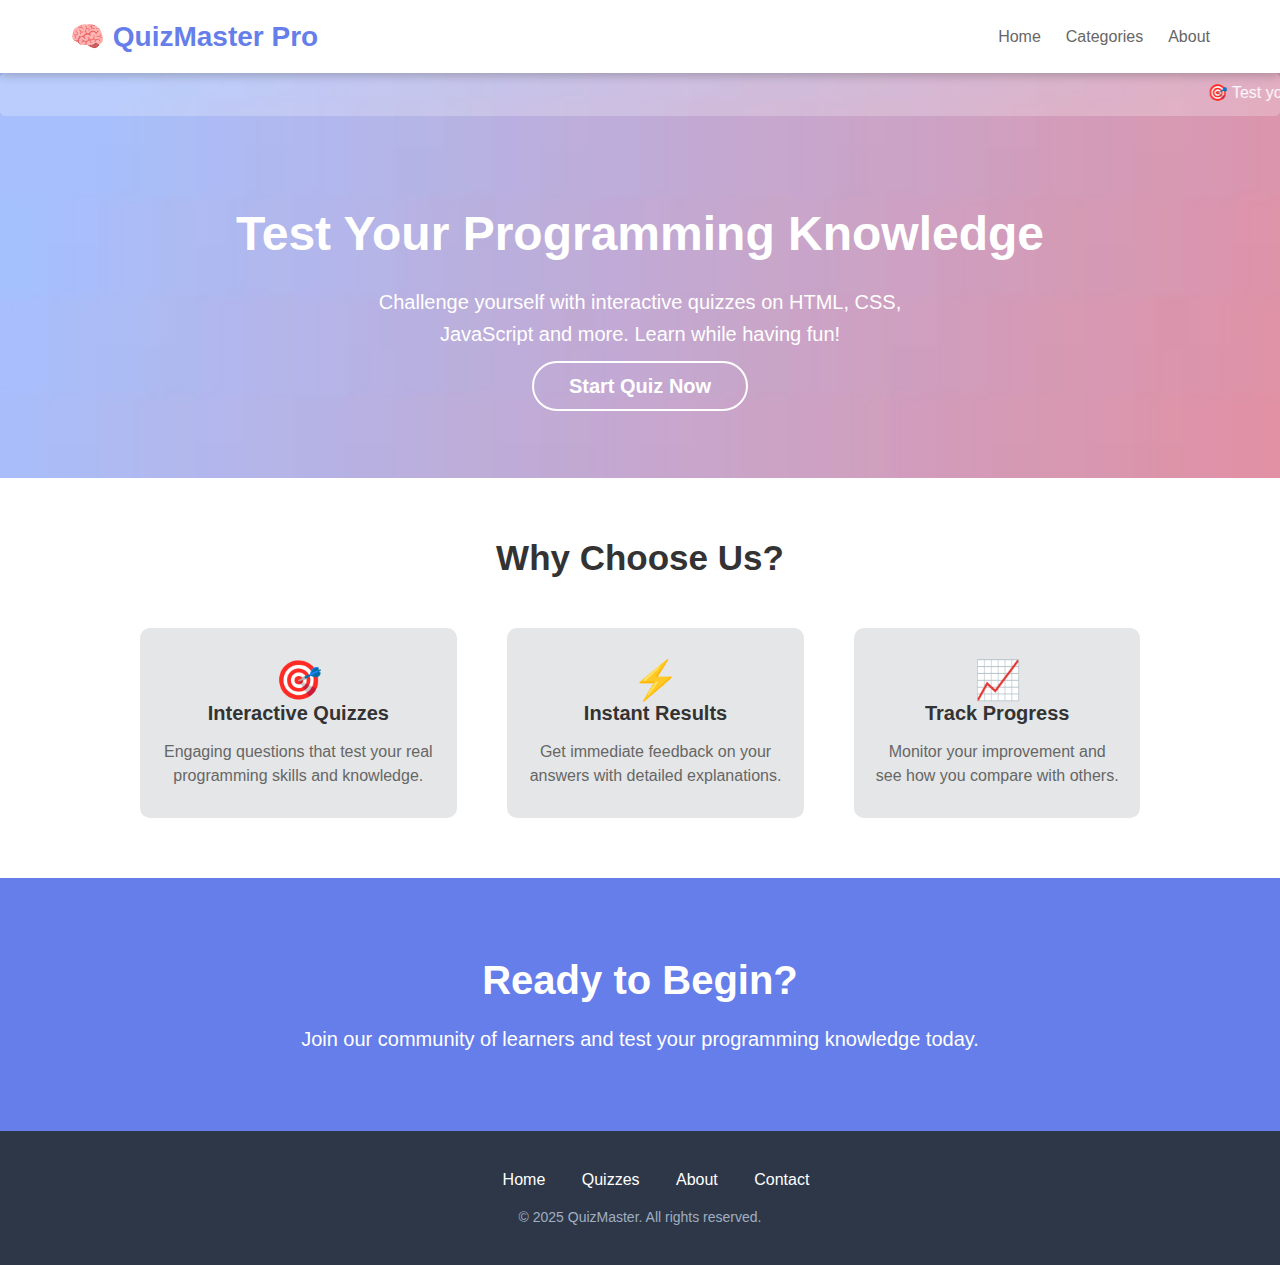
<file: index.html>
<!DOCTYPE html>
<html lang="en">
<head>
    <meta charset="UTF-8">
    <meta name="viewport" content="width=device-width, initial-scale=1.0">
    <title>QuizMaster Pro</title>
    <link rel="icon" href="icon.png">
    <link rel="stylesheet" href="index_CSS.css">
</head>
<body>
    <!-- header or nav bar -->
    <header>
        <nav class="nav-bar">
            <div class="logo" title="QuizMaster Pro">🧠 QuizMaster Pro</div>
            <div class="nav-links">
                <a href="index.html" title="Home">Home</a>
                <a href="Quiz_Category.html" title="Categories">Categories</a>
                <a href="#" title="About">About</a>
            </div>
        </nav>
    </header>

    <!-- Marquee Tag -->
    <div class="marquee-container">
        <marquee behavior="scroll" direction="left" scrollamount="9">
            🎯 Test your knowledge with our interactive quiz • 🏆 Compete with friends • 📚 Learn while having fun • 🔄 New questions added regularly
        </marquee>
    </div>

    <!-- main body -->
    <div class="main-container">
        <h1>Test Your Programming Knowledge</h1>
        <p>Challenge yourself with interactive quizzes on HTML, CSS, JavaScript and more. Learn while having fun!</p>
        
        <!-- button for quiz -->
        <div>
           <a href="Quiz_Category.html" class="btn" title="Start Quiz">Start Quiz Now</a>
        </div>
    </div>

    <!-- about this web site -->
    <div class="details">
        <h2 class="section-title">Why Choose Us?</h2>
        <div class="card-container">

            <div class="card">
                <span class="card-icon">🎯</span>
                <h3>Interactive Quizzes</h3>
                <p>Engaging questions that test your real programming skills and knowledge.</p>
            </div>

            <div class="card">
                <span class="card-icon">⚡</span>
                <h3>Instant Results</h3>
                <p>Get immediate feedback on your answers with detailed explanations.</p>
            </div>

            <div class="card">
                <span class="card-icon">📈</span>
                <h3>Track Progress</h3>
                <p>Monitor your improvement and see how you compare with others.</p>
            </div>

        </div>
    </div>

    <!-- last 2 line for home page -->
    <div class="last-container">
        <h2>Ready to Begin?</h2>
        <p>Join our community of learners and test your programming knowledge today.</p>
    </div>

    <!-- footer -->
    <footer>
        <div class="footer-links">
            <a href="index.html">Home</a>
            <a href="Quiz_Category.html">Quizzes</a>
            <a href="#">About</a>
            <a href="#">Contact</a>

            <div class="copyright">
                &copy; 2025 QuizMaster. All rights reserved.
            </div>
        </div>
    </footer>
</body>
</html>
</file>
<file: index_CSS.css>
*{
    margin: 0;
    font-family: 'Segoe UI', Tahoma, Geneva, Verdana, sans-serif;
}
body {
    /* if background img did not work */
    background: linear-gradient(135deg, #667eea 10%, #764ba2 100%);
    background-image: url(background\ img.jpg);
    background-repeat: no-repeat;
    background-size: cover;
    color: rgb(51, 51, 51);
}
header{
    background-color: white;
    padding: 20px 0;
    box-shadow: 0 2px 10px rgba(0, 0, 0, 0.329);
    width: 100%;
}
.nav-bar{
    display: flex;
    justify-content: space-between;
    flex-wrap: wrap;
    padding: 0 70px;
}
.logo {
    font-size: 28px;
    font-weight: bold;
    color: rgb(102, 126, 234);
    cursor: pointer;
}
.nav-links{
    display: flex;
    gap: 25px;
    padding-top: 8px;
}
.nav-links a {
    text-decoration: none;
    color: rgb(102, 102, 102);
    font-weight: 500;
    transition: all 0.3s ease;
}
.nav-links a:hover {
    color: rgb(102, 126, 234);
    text-shadow: 5px 0px 40px rgb(102, 126, 234), -5px 0px 40px rgb(102, 126, 234);
}

    /* marquee */
.marquee-container {
    background: rgba(255, 255, 255, 0.226);
    color: white;
    padding: 10px 0;
    border-radius: 5px;
    margin-bottom: 10px;
}

    /* main body first container */
.main-container{
    text-align: center;
    padding: 80px 20px;
    color: white;
}
.main-container h1 {
    font-size: 48px;
    margin-bottom: 20px;
    font-weight: 700;
}
.main-container p {
    font-size: 20px;
    margin-bottom: 40px;
    max-width: 600px;
    margin: 2% auto;
    line-height: 1.6;
}

    /* button for quiz */
.btn {
    text-decoration: none;
    padding: 12px 35px;
    border-radius: 25px;
    border: 2px solid white;
    background: transparent;
    color: white;
    font-size: 20px;
    font-weight: 600;
    transition: all 0.3s ease;
    cursor: pointer;
}
.btn:hover {
    background: white;
    color: rgb(102, 126, 234);
    transform: translateY(-2px);
}

    /* card section */
.details{
    background-color: white;
    padding: 60px 0;
}
.section-title {
    text-align: center;
    font-size: 35px;
    margin-bottom: 50px;
    color: rgb(51, 51, 51);
}
.card-container{
    display: flex;
    gap: 5%;
    max-width: 1000px;
    margin: auto;
}
.card{
    text-align: center;
    padding: 30px 20px;
     background: rgba(224, 225, 226, 0.836);
     border-radius: 10px;
    transition: all 0.3s;
}
.card:hover{
    transform: translateY(-5px);
}
.card-icon {
    font-size: 38px;
    margin-bottom: 20px;
}
.card h3 {
    font-size: 20px;
    margin-bottom: 15px;
    color: rgb(51, 51, 51);
}
.card p {
    color: rgb(102, 102, 102);
    line-height: 1.5;
}

    /* last container */
.last-container{
    background: rgb(102, 126, 234);
    color: white;
    padding: 80px 0;
    text-align: center;
}
.last-container h2{
    font-size: 40px;
    margin-bottom: 2%;
}
.last-container p{
    font-size: 20px;
}

    /* footer */
footer{
    text-align: center;
    padding: 40px 0;
    background: rgb(45, 55, 72);
    color: white;
}
.footer-links a{
    color: white;
    text-decoration: none;
    margin-left: 2.5% ;
}
.footer-links a:hover{
    color:rgb(203, 213, 224);;
}

.copyright {
    margin-top: 20px;
    color: rgb(160, 174, 192);
    font-size: 14px;
}
@media (max-width: 1200px) {
    .card-container {
        max-width: 90%;
    }
}

 @media (max-width: 992px) {
    .nav-bar {
        padding: 0 40px;
    }
            
    .main-container h1 {
        font-size: 42px;
    }
            
.card-container {
        gap: 3%;
    }
}

@media (max-width: 768px){
    .nav-bar{
        flex-direction: column;
        align-items: center;
        gap: 20px;
        padding: 0 20px;
    }
    .main-container h1{
        font-size: 35px;
    }
    .main-container p{
        font-size: 17px;
        margin-bottom: 50px;
        padding: 0 15px;
    }
    .card-container{
        flex-direction: column;
        gap: 20px;
        max-width: 90%;
    }
    .section-title {
        font-size: 30px;
        padding: 0 15px;
    }
    .last-container h2 {
        font-size: 32px;
        padding: 0 15px;
    }
    .last-container p {
        font-size: 18px;
        padding: 0 15px;
    }
    .footer-links a {
        display: inline-block;
        margin: 0 10px 10px;
    }
}

@media (max-width: 576px) {
    .nav-bar {
        padding: 0 15px;
    }
            
    .logo {
        font-size: 24px;
    }
            
    .nav-links {
        gap: 15px;
    }
            
    .main-container {
        padding: 60px 15px;
    }
            
    .main-container h1 {
        font-size: 28px;
    }
            
    .main-container p {
        font-size: 16px;
    }
            
    .btn {
        padding: 10px 25px;
        font-size: 18px;
    }
            
    .details {
        padding: 40px 0;
    }
            
    .section-title {
        font-size: 26px;
        margin-bottom: 30px;
    }
            
    .card {
        padding: 20px 15px;
    }
            
    .last-container {
        padding: 60px 0;
    }
            
    .last-container h2 {
        font-size: 28px;
    }
            
    .last-container p {
        font-size: 16px;
    }
            
    footer {
        padding: 30px 0;
    }
            
    .marquee-container {
        font-size: 14px;
    }
}

@media (max-width: 400px) {
    .nav-links {
        flex-direction: column;
        gap: 10px;
        text-align: center;
    }
            
    .main-container h1 {
        font-size: 24px;
    }
            
    .btn {
        font-size: 16px;
        padding: 8px 20px;
    }
}
</file>
